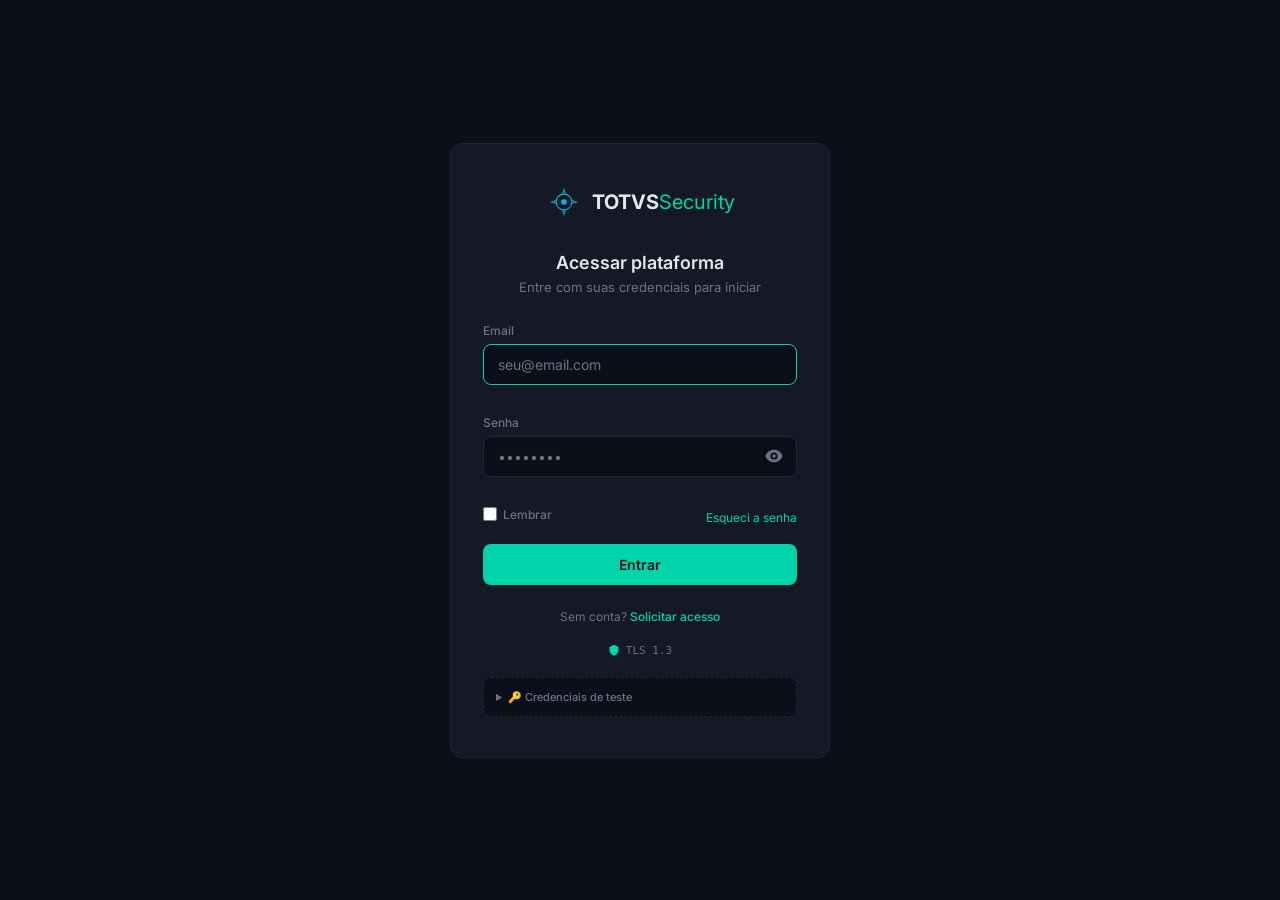
<file: web/dashboard/login.html>
<!DOCTYPE html>
<html lang="pt-BR">
<head>
<meta charset="UTF-8">
<meta name="viewport" content="width=device-width, initial-scale=1.0">
<title>TOTVS Horus — Login</title>
<link href="https://fonts.googleapis.com/css2?family=Inter:wght@400;500;600;700&display=swap" rel="stylesheet">
<style>
:root {
    --bg: #0b0f19;
    --surface: #141925;
    --border: #1e2636;
    --text: #e4e7ec;
    --text-dim: #6b7385;
    --accent: #00d4aa;
    --accent-hover: #00b894;
    --error: #ef4444;
    --radius: 12px;
}

* { margin: 0; padding: 0; box-sizing: border-box; }

body {
    font-family: 'Inter', system-ui, sans-serif;
    background: var(--bg);
    color: var(--text);
    min-height: 100vh;
    display: grid;
    place-items: center;
    padding: 20px;
}

.card {
    width: 100%;
    max-width: 380px;
    background: var(--surface);
    border: 1px solid var(--border);
    border-radius: var(--radius);
    padding: 40px 32px;
}

/* Logo */
.logo {
    display: flex;
    align-items: center;
    justify-content: center;
    gap: 10px;
    margin-bottom: 32px;
}

.logo svg {
    width: 36px;
    height: 36px;
}

.logo span {
    font-size: 20px;
    font-weight: 700;
}

.logo span::after {
    content: 'Security';
    color: var(--accent);
    font-weight: 400;
}

/* Header */
h1 {
    font-size: 18px;
    font-weight: 600;
    text-align: center;
    margin-bottom: 6px;
}

.subtitle {
    font-size: 13px;
    color: var(--text-dim);
    text-align: center;
    margin-bottom: 28px;
}

/* Form */
form {
    display: flex;
    flex-direction: column;
    gap: 16px;
}

label {
    font-size: 12px;
    font-weight: 500;
    color: var(--text-dim);
    display: block;
    margin-bottom: 6px;
}

input[type="email"],
input[type="password"] {
    width: 100%;
    padding: 11px 14px;
    background: var(--bg);
    border: 1px solid var(--border);
    border-radius: 8px;
    color: var(--text);
    font-size: 14px;
    font-family: inherit;
    outline: none;
    transition: border-color 0.15s;
}

input::placeholder {
    color: var(--text-dim);
}

input:focus {
    border-color: var(--accent);
}

/* Password wrapper */
.pwd-wrapper {
    position: relative;
}

.pwd-wrapper input {
    padding-right: 42px;
}

.pwd-toggle {
    position: absolute;
    right: 10px;
    top: 50%;
    transform: translateY(-50%);
    background: none;
    border: none;
    color: var(--text-dim);
    cursor: pointer;
    padding: 4px;
    display: flex;
}

.pwd-toggle:hover {
    color: var(--text);
}

.pwd-toggle svg {
    width: 18px;
    height: 18px;
}

/* Options */
.options {
    display: flex;
    align-items: center;
    justify-content: space-between;
    font-size: 12px;
}

.remember {
    display: flex;
    align-items: center;
    gap: 6px;
    color: var(--text-dim);
    cursor: pointer;
}

.remember input {
    accent-color: var(--accent);
    width: 14px;
    height: 14px;
}

.forgot {
    color: var(--accent);
    text-decoration: none;
}

.forgot:hover {
    text-decoration: underline;
}

/* Button */
button[type="submit"] {
    width: 100%;
    padding: 12px;
    background: var(--accent);
    border: none;
    border-radius: 8px;
    color: var(--bg);
    font-size: 14px;
    font-weight: 600;
    font-family: inherit;
    cursor: pointer;
    transition: background 0.15s;
}

button[type="submit"]:hover {
    background: var(--accent-hover);
}

button[type="submit"]:disabled {
    opacity: 0.6;
    cursor: not-allowed;
}

/* Footer */
.footer {
    margin-top: 24px;
    text-align: center;
    font-size: 12px;
    color: var(--text-dim);
}

.footer a {
    color: var(--accent);
    text-decoration: none;
    font-weight: 500;
}

/* Security badge */
.badge {
    display: flex;
    align-items: center;
    justify-content: center;
    gap: 6px;
    margin-top: 20px;
    font-size: 11px;
    color: var(--text-dim);
    font-family: monospace;
}

.badge svg {
    width: 12px;
    height: 12px;
    color: var(--accent);
}

/* Error */
.error {
    font-size: 11px;
    color: var(--error);
    min-height: 14px;
}

input.error-border {
    border-color: var(--error);
}

/* Toast */
.toast {
    position: fixed;
    bottom: 20px;
    left: 50%;
    transform: translateX(-50%);
    background: var(--surface);
    border: 1px solid var(--border);
    border-radius: 8px;
    padding: 12px 20px;
    font-size: 13px;
    display: flex;
    align-items: center;
    gap: 8px;
    opacity: 0;
    pointer-events: none;
    transition: opacity 0.2s, bottom 0.2s;
}

.toast.show {
    opacity: 1;
    bottom: 32px;
}

.toast.success { border-color: var(--accent); }
.toast.error { border-color: var(--error); }

/* Demo credentials box */
.demo-box {
    margin-top: 20px;
    padding: 12px;
    background: var(--bg);
    border: 1px dashed var(--border);
    border-radius: 8px;
    font-size: 11px;
}

.demo-box summary {
    cursor: pointer;
    color: var(--text-dim);
    font-weight: 500;
    user-select: none;
}

.demo-box summary:hover {
    color: var(--text);
}

.demo-creds {
    margin-top: 10px;
    display: flex;
    flex-direction: column;
    gap: 6px;
}

.demo-creds code {
    display: flex;
    justify-content: space-between;
    align-items: center;
    padding: 8px 10px;
    background: var(--surface);
    border-radius: 4px;
    font-family: monospace;
    font-size: 11px;
    cursor: pointer;
    transition: background 0.15s;
}

.demo-creds code:hover {
    background: var(--surface-hover);
}

.demo-creds code span {
    color: var(--text-dim);
}

/* Responsivo */
@media (max-width: 420px) {
    .card {
        padding: 32px 24px;
    }
    
    .logo svg {
        width: 32px;
        height: 32px;
    }
    
    .logo span {
        font-size: 18px;
    }
}
</style>
</head>
<body>

<div class="card">
    <div class="logo">
        <svg viewBox="0 0 64 64" xmlns="http://www.w3.org/2000/svg">
            <defs>
                <linearGradient id="g" x1="0%" y1="0%" x2="100%" y2="100%">
                    <stop offset="0%" stop-color="#00d4aa"/>
                    <stop offset="100%" stop-color="#0099ff"/>
                </linearGradient>
            </defs>
            <circle cx="32" cy="32" r="14" fill="none" stroke="url(#g)" stroke-width="2"/>
            <circle cx="32" cy="32" r="5" fill="url(#g)"/>
            <path d="M32 6 L28 18 L32 16 L36 18 Z" fill="url(#g)" opacity="0.7"/>
            <path d="M32 58 L28 46 L32 48 L36 46 Z" fill="url(#g)" opacity="0.7"/>
            <path d="M6 32 L18 28 L16 32 L18 36 Z" fill="url(#g)" opacity="0.7"/>
            <path d="M58 32 L46 28 L48 32 L46 36 Z" fill="url(#g)" opacity="0.7"/>
        </svg>
        <span>TOTVS</span>
    </div>

    <h1>Acessar plataforma</h1>
    <p class="subtitle">Entre com suas credenciais para iniciar</p>

    <form id="form" novalidate>
        <div>
            <label for="email">Email</label>
            <input type="email" id="email" placeholder="seu@email.com" autocomplete="email">
            <div class="error" id="emailErr"></div>
        </div>

        <div>
            <label for="password">Senha</label>
            <div class="pwd-wrapper">
                <input type="password" id="password" placeholder="••••••••" autocomplete="current-password">
                <button type="button" class="pwd-toggle" id="toggle" aria-label="Mostrar senha">
                    <svg viewBox="0 0 20 20" fill="currentColor">
                        <path d="M10 12a2 2 0 100-4 2 2 0 000 4z"/>
                        <path fill-rule="evenodd" d="M.458 10C1.732 5.943 5.522 3 10 3s8.268 2.943 9.542 7c-1.274 4.057-5.064 7-9.542 7S1.732 14.057.458 10zM14 10a4 4 0 11-8 0 4 4 0 018 0z" clip-rule="evenodd"/>
                    </svg>
                </button>
            </div>
            <div class="error" id="pwdErr"></div>
        </div>

        <div class="options">
            <label class="remember">
                <input type="checkbox" id="remember">
                Lembrar
            </label>
            <a href="#" class="forgot">Esqueci a senha</a>
        </div>

        <button type="submit" id="btn">Entrar</button>
    </form>

    <p class="footer">Sem conta? <a href="#">Solicitar acesso</a></p>

    <div class="badge">
        <svg viewBox="0 0 16 16" fill="currentColor"><path d="M8 1l6 3v4c0 3.5-2.5 6.5-6 7.5-3.5-1-6-4-6-7.5V4l6-3z"/></svg>
        TLS 1.3
    </div>

    <!-- Demo credentials -->
    <details class="demo-box">
        <summary>🔑 Credenciais de teste</summary>
        <div class="demo-creds">
            <code onclick="fillDemo('admin@totvs-horus.com', 'admin123')">
                <span>Admin</span>
                admin@totvs-horus.com / admin123
            </code>
            <code onclick="fillDemo('analista@totvs-horus.com', 'analista123')">
                <span>Analista</span>
                analista@totvs-horus.com / analista123
            </code>
            <code onclick="fillDemo('viewer@totvs-horus.com', 'viewer123')">
                <span>Viewer</span>
                viewer@totvs-horus.com / viewer123
            </code>
        </div>
    </details>
</div>

<div class="toast" id="toast">
    <span id="toastIcon"></span>
    <span id="toastMsg"></span>
</div>

<script>
// Demo credentials (NUNCA usar em produção)
const CREDS = {
    'admin@totvs-horus.com':    { pwd: 'admin123',    role: 'Admin' },
    'analista@totvs-horus.com': { pwd: 'analista123', role: 'Analista' },
    'viewer@totvs-horus.com':   { pwd: 'viewer123',   role: 'Viewer' }
};

const form = document.getElementById('form');
const email = document.getElementById('email');
const pwd = document.getElementById('password');
const toggle = document.getElementById('toggle');
const btn = document.getElementById('btn');
const toast = document.getElementById('toast');

// Toggle senha
toggle.addEventListener('click', () => {
    const show = pwd.type === 'password';
    pwd.type = show ? 'text' : 'password';
    toggle.innerHTML = show
        ? '<svg viewBox="0 0 20 20" fill="currentColor"><path fill-rule="evenodd" d="M3.707 2.293a1 1 0 00-1.414 1.414l14 14a1 1 0 001.414-1.414l-1.473-1.473A10.014 10.014 0 0019.542 10C18.268 5.943 14.478 3 10 3a9.958 9.958 0 00-4.512 1.074l-1.78-1.781zm4.261 4.26l1.514 1.515a2.003 2.003 0 012.45 2.45l1.514 1.514a4 4 0 00-5.478-5.478z" clip-rule="evenodd"/><path d="M12.454 16.697L9.75 13.992a4 4 0 01-3.742-3.741L2.335 6.578A9.98 9.98 0 00.458 10c1.274 4.057 5.065 7 9.542 7 .847 0 1.669-.105 2.454-.303z"/></svg>'
        : '<svg viewBox="0 0 20 20" fill="currentColor"><path d="M10 12a2 2 0 100-4 2 2 0 000 4z"/><path fill-rule="evenodd" d="M.458 10C1.732 5.943 5.522 3 10 3s8.268 2.943 9.542 7c-1.274 4.057-5.064 7-9.542 7S1.732 14.057.458 10zM14 10a4 4 0 11-8 0 4 4 0 018 0z" clip-rule="evenodd"/></svg>';
});

// Fill demo credentials
function fillDemo(e, p) {
    email.value = e;
    pwd.value = p;
    clear(email);
    clear(pwd);
}

// Validação
function err(el, msg) {
    el.classList.add('error-border');
    document.getElementById(el.id + 'Err').textContent = msg;
}

function clear(el) {
    el.classList.remove('error-border');
    document.getElementById(el.id + 'Err').textContent = '';
}

email.addEventListener('input', () => clear(email));
pwd.addEventListener('input', () => clear(pwd));

// Submit
form.addEventListener('submit', async (e) => {
    e.preventDefault();
    let ok = true;

    if (!email.value || !email.value.includes('@')) {
        err(email, 'Email inválido');
        ok = false;
    }
    if (!pwd.value) {
        err(pwd, 'Senha obrigatória');
        ok = false;
    }
    if (!ok) return;

    btn.disabled = true;
    btn.textContent = 'Entrando...';

    await new Promise(r => setTimeout(r, 800));

    const user = CREDS[email.value.toLowerCase()];
    if (user && user.pwd === pwd.value) {
        localStorage.setItem('totvs_horus_logged', 'true');
        localStorage.setItem('totvs_horus_role', user.role);
        showToast(`Bem-vindo, ${user.role}!`, 'success');
        setTimeout(() => {
            window.location.href = 'dashboard.html';
        }, 1000);
    } else {
        err(email, 'Credenciais inválidas');
        err(pwd, 'Verifique email e senha');
        btn.disabled = false;
        btn.textContent = 'Entrar';
    }
});

// Toast
function showToast(msg, type) {
    toast.className = 'toast show ' + type;
    document.getElementById('toastMsg').textContent = msg;
    document.getElementById('toastIcon').textContent = type === 'success' ? '✓' : '✕';
    setTimeout(() => toast.className = 'toast', 3000);
}

email.focus();
</script>
</body>
</html>
</file>
